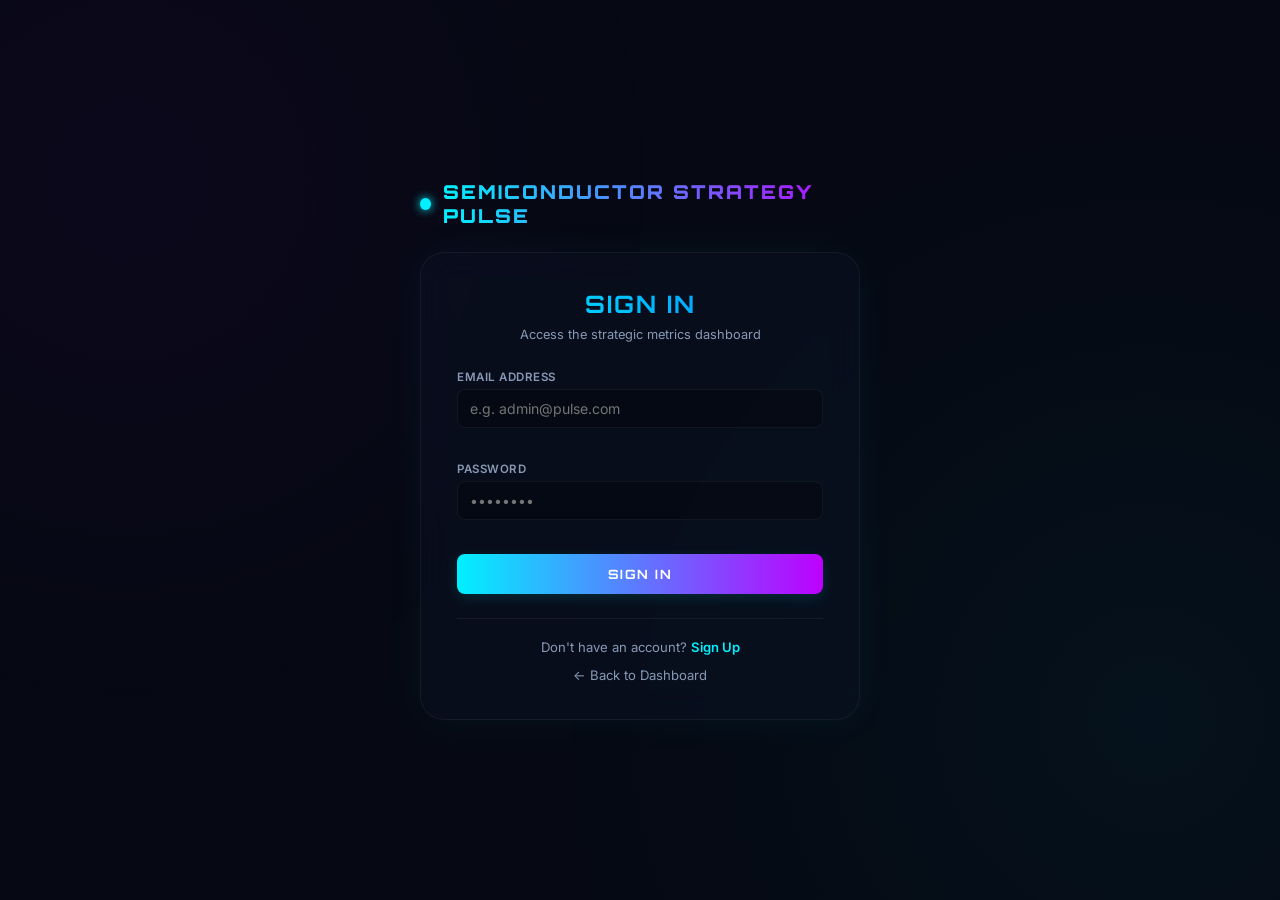
<file: wwwroot/login.html>
<!DOCTYPE html>
<html lang="en">
<head>
    <meta charset="UTF-8">
    <meta name="viewport" content="width=device-width, initial-scale=1.0">
    <title>Sign In - Semiconductor Strategy Pulse</title>
    <link rel="preconnect" href="https://fonts.googleapis.com">
    <link rel="preconnect" href="https://fonts.gstatic.com" crossorigin>
    <link href="https://fonts.googleapis.com/css2?family=Inter:wght@300;400;500;600;700&family=Orbitron:wght@500;700;900&display=swap" rel="stylesheet">
    <link rel="stylesheet" href="style.css">
    <link rel="icon" type="image/svg+xml" href="favicon.svg">
</head>
<body class="auth-page">
    <div class="radial-glow"></div>
    <div class="auth-container-wrapper">
        <div class="auth-logo">
            <span class="brand-pulse-dot"></span>
            <h1>SEMICONDUCTOR STRATEGY PULSE</h1>
        </div>
        
        <div class="auth-card">
            <h2>SIGN IN</h2>
            <p class="auth-subtitle">Access the strategic metrics dashboard</p>
            
            <form id="login-page-form" class="auth-form-standalone">
                <div class="form-group">
                    <label for="login-email">Email Address</label>
                    <input type="email" id="login-email" placeholder="e.g. admin@pulse.com" required>
                </div>
                <div class="form-group">
                    <label for="login-password">Password</label>
                    <input type="password" id="login-password" placeholder="••••••••" required>
                </div>
                
                <button type="submit" class="glow-button">
                    <span>SIGN IN</span>
                </button>
                
                <div id="login-error" class="alert-box error hide"></div>
            </form>
            
            <div class="auth-footer-links">
                <span>Don't have an account? <a href="register.html">Sign Up</a></span>
                <span><a href="/" class="back-link">&larr; Back to Dashboard</a></span>
            </div>
        </div>
    </div>
    
    <script>
        document.getElementById('login-page-form').addEventListener('submit', async (e) => {
            e.preventDefault();
            const email = document.getElementById('login-email').value;
            const password = document.getElementById('login-password').value;
            const errorBox = document.getElementById('login-error');
            errorBox.classList.add('hide');
            
            try {
                const res = await fetch('/api/auth/login', {
                    method: 'POST',
                    headers: { 'Content-Type': 'application/json' },
                    body: JSON.stringify({ email, password })
                });
                
                const data = await res.json();
                if (!res.ok) throw new Error(data.message || 'Invalid credentials');
                
                window.location.href = '/';
            } catch (err) {
                errorBox.textContent = err.message;
                errorBox.classList.remove('hide');
            }
        });
    </script>
</body>
</html>
</file>
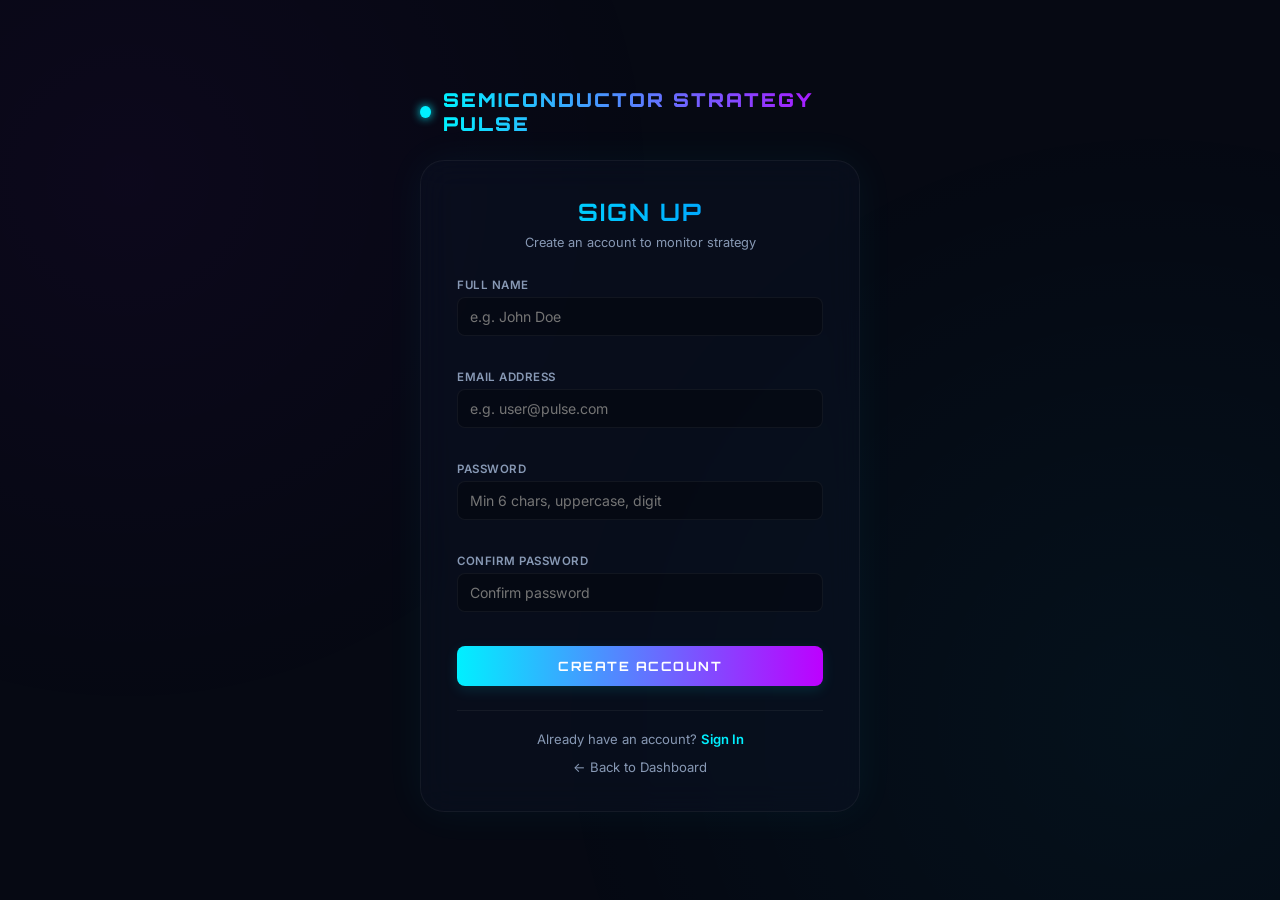
<file: wwwroot/register.html>
<!DOCTYPE html>
<html lang="en">
<head>
    <meta charset="UTF-8">
    <meta name="viewport" content="width=device-width, initial-scale=1.0">
    <title>Sign Up - Semiconductor Strategy Pulse</title>
    <link rel="preconnect" href="https://fonts.googleapis.com">
    <link rel="preconnect" href="https://fonts.gstatic.com" crossorigin>
    <link href="https://fonts.googleapis.com/css2?family=Inter:wght@300;400;500;600;700&family=Orbitron:wght@500;700;900&display=swap" rel="stylesheet">
    <link rel="stylesheet" href="style.css">
    <link rel="icon" type="image/svg+xml" href="favicon.svg">
</head>
<body class="auth-page">
    <div class="radial-glow"></div>
    <div class="auth-container-wrapper">
        <div class="auth-logo">
            <span class="brand-pulse-dot"></span>
            <h1>SEMICONDUCTOR STRATEGY PULSE</h1>
        </div>
        
        <div class="auth-card">
            <h2>SIGN UP</h2>
            <p class="auth-subtitle">Create an account to monitor strategy</p>
            
            <form id="register-page-form" class="auth-form-standalone">
                <div class="form-group">
                    <label for="reg-fullName">Full Name</label>
                    <input type="text" id="reg-fullName" placeholder="e.g. John Doe" required>
                </div>
                <div class="form-group">
                    <label for="reg-email">Email Address</label>
                    <input type="email" id="reg-email" placeholder="e.g. user@pulse.com" required>
                </div>
                <div class="form-group">
                    <label for="reg-password">Password</label>
                    <input type="password" id="reg-password" placeholder="Min 6 chars, uppercase, digit" required>
                </div>
                <div class="form-group">
                    <label for="reg-confirmPassword">Confirm Password</label>
                    <input type="password" id="reg-confirmPassword" placeholder="Confirm password" required>
                </div>
                
                <button type="submit" class="glow-button">
                    <span>CREATE ACCOUNT</span>
                </button>
                
                <div id="register-alert" class="alert-box hide"></div>
            </form>
            
            <div class="auth-footer-links">
                <span>Already have an account? <a href="login.html">Sign In</a></span>
                <span><a href="/" class="back-link">&larr; Back to Dashboard</a></span>
            </div>
        </div>
    </div>
    
    <script>
        document.getElementById('register-page-form').addEventListener('submit', async (e) => {
            e.preventDefault();
            const fullName = document.getElementById('reg-fullName').value;
            const email = document.getElementById('reg-email').value;
            const password = document.getElementById('reg-password').value;
            const confirmPassword = document.getElementById('reg-confirmPassword').value;
            const alertBox = document.getElementById('register-alert');
            
            alertBox.className = 'alert-box hide';
            
            try {
                const res = await fetch('/api/auth/register', {
                    method: 'POST',
                    headers: { 'Content-Type': 'application/json' },
                    body: JSON.stringify({ email, password, confirmPassword, fullName })
                });
                
                const data = await res.json();
                if (!res.ok) throw new Error(data.message || 'Registration failed');
                
                alertBox.textContent = 'Account created successfully! Redirecting to Sign In...';
                alertBox.className = 'alert-box success';
                
                setTimeout(() => {
                    window.location.href = '/login.html';
                }, 1500);
            } catch (err) {
                alertBox.textContent = err.message;
                alertBox.className = 'alert-box error';
            }
        });
    </script>
</body>
</html>
</file>
<file: wwwroot/style.css>
/* 
    1. KHAI BÁO BIẾN THIẾT KẾ (CSS VARIABLES & TOKENS)
*/
:root {
    /* Màu nền đen sâu nhất làm nền chính của trang */
    --bg-darkest: #060913;
    /* Màu nền đen tối phụ cho các khung panel nhỏ */
    --bg-dark: #0a0f1d;
    
    /* Màu nền thẻ trong suốt mờ ảo hiệu ứng Glassmorphism */
    --bg-card: rgba(13, 20, 38, 0.45);
    /* Đường viền mỏng trong suốt để phản chiếu ánh sáng */
    --border-color: rgba(255, 255, 255, 0.05);
    /* Hào quang phát sáng viền nhẹ màu Cyan */
    --border-glow: rgba(0, 240, 255, 0.15);
    
    /* Màu văn bản chính (màu trắng xanh sáng) */
    --text-main: #f0f4ff;
    /* Màu văn bản phụ/ghi chú (màu xanh xám nhạt) */
    --text-muted: #8899b5;
    
    /* Bảng màu Neon tạo điểm nhấn đặc trưng Cyberpunk */
    --accent-cyan: #00f0ff;      /* Màu xanh ngọc (Cyan) - Telemetry */
    --accent-purple: #bd00ff;    /* Màu tím Neon (Purple) - Market Stock */
    --accent-green: #00ff66;     /* Màu xanh lá Neon (Green) - Tăng trưởng/Ổn định */
    --accent-yellow: #ffc400;    /* Màu vàng Neon (Yellow) - Cảnh báo nhẹ */
    --accent-red: #ff0055;       /* Màu đỏ Neon (Red) - Nguy kịch/Giảm sâu */
    --accent-blue: #0088ff;      /* Màu xanh dương - Liên kết/Phụ trợ */
}

/* 
   2. THIẾT LẬP CƠ BẢN (BASE STYLING & BODY ELEMENTS)
*/
body {
    background-color: var(--bg-darkest);                            /* Áp dụng màu nền tối sâu nhất */
    color: var(--text-main);                                        /* Đặt màu chữ mặc định toàn trang */
    font-family: 'Inter', sans-serif;                               /* Sử dụng phông chữ không chân Inter hiện đại */
    min-height: 100vh;                                              /* Đặt chiều cao tối thiểu bằng 100% khung màn hình */
    margin: 0;                                                      /* Xóa khoảng giãn biên mặc định của trình duyệt */
    padding: 0;                                                     /* Xóa khoảng đệm mặc định */
    overflow-x: hidden;                                             /* Ẩn thanh cuộn ngang để tránh layout bị vỡ ngang */
}

/* Lớp phủ hào quang phát sáng nền chìm phía sau (Background Radial Glow) */
.radial-glow {
    position: fixed;                                                /* Ghim cố định ở vị trí nền, không di chuyển khi cuộn trang */
    top: 0;                                                         /* Căn sát lề trên */
    left: 0;                                                        /* Căn sát lề trái */
    width: 100%;                                                    /* Giãn rộng hết màn hình */
    height: 100%;                                                   /* Giãn cao hết màn hình */
    z-index: -1;                                                    /* Đặt nằm sâu nhất dưới tất cả các phần tử khác */
    /* Phối hợp hai vòng tròn chuyển màu mờ để tạo ánh sáng Neon chìm */
    background: radial-gradient(circle at 10% 20%, rgba(189, 0, 255, 0.04) 0%, transparent 40%),
                radial-gradient(circle at 90% 80%, rgba(0, 240, 255, 0.04) 0%, transparent 45%);
    pointer-events: none;                                           /* Cho phép click chuột xuyên qua lớp phủ nền */
}

/* Khung chứa nội dung trung tâm của trang web */
.container {
    max-width: 1440px;                                              /* Chiều rộng tối đa của nội dung là 1440px */
    margin: 0 auto;                                                 /* Căn giữa khung container trên trình duyệt */
    padding: 20px;                                                  /* Khoảng cách đệm viền 20px */
    display: flex;                                                  /* Kích hoạt mô hình Flexbox */
    flex-direction: column;                                         /* Sắp xếp các phần tử con dạng cột dọc */
    gap: 20px;                                                      /* Khoảng cách giữa các hàng con là 20px */
}

/* 
   3. THANH TIÊU ĐỀ TRÊN CÙNG (HEADER & BRAND ELEMENTS)
*/
header {
    background: var(--bg-card);                                     /* Nền gương mờ kính trong suốt */
    backdrop-filter: blur(12px);                                    /* Làm mờ các chi tiết chạy phía sau kính */
    border: 1px solid var(--border-color);                          /* Viền mỏng 1px phản chiếu ánh sáng nhẹ */
    border-radius: 16px;                                            /* Bo tròn 4 góc header 16px */
    padding: 16px 24px;                                             /* Khoảng đệm dọc 16px và ngang 24px */
    display: flex;                                                  /* Kích hoạt Flexbox sắp xếp con ngang */
    justify-content: space-between;                                 /* Dồn hai cụm con sang lề trái và lề phải */
    align-items: center;                                            /* Căn giữa các cụm con theo chiều dọc */
    box-shadow: 0 8px 32px 0 rgba(0, 0, 0, 0.3);                    /* Đổ bóng đen sâu tạo chiều nổi trên trang */
}

/* Cụm logo và tên hệ thống */
.brand {
    display: flex;                                                  /* Xếp chấm tròn và tiêu đề ngang hàng */
    align-items: center;                                            /* Căn giữa trục dọc */
    gap: 12px;                                                      /* Khoảng cách giữa chúng là 12px */
}

/* Chấm tròn nhấp nháy phát sáng Neon đại diện cho nhịp tim */
.brand-pulse-dot {
    width: 12px;                                                    /* Đường kính ngang 12px */
    height: 12px;                                                   /* Đường kính dọc 12px */
    background-color: var(--accent-cyan);                           /* Màu nền xanh Cyan */
    border-radius: 50%;                                             /* Bo tròn tuyệt đối tạo hình tròn */
    box-shadow: 0 0 10px var(--accent-cyan);                        /* Đổ bóng phát sáng xanh ngọc */
    animation: ring-pulse-anim 2s infinite ease-in-out;             /* Liên kết chạy vòng lặp hoạt họa nhịp đập */
}

/* Tiêu đề chính chữ lớn phông chữ công nghiệp Orbitron */
h1 {
    font-family: 'Orbitron', sans-serif;                            /* Áp dụng phông chữ công nghệ cao Orbitron */
    font-size: 1.2rem;                                              /* Kích thước chữ 1.2rem */
    font-weight: 900;                                               /* Độ dày chữ tối đa (Black) */
    letter-spacing: 2px;                                            /* Khoảng cách giữa các chữ cái rộng 2px */
    background: linear-gradient(90deg, var(--accent-cyan), var(--accent-purple)); /* Gradient chữ xanh ngọc sang tím */
    -webkit-background-clip: text;                                  /* Chỉ tô màu nền giới hạn bên trong nét chữ */
    -webkit-text-fill-color: transparent;                           /* Làm trong suốt màu chữ gốc để lộ dải Gradient */
    margin: 0;                                                      /* Xóa lề mặc định */
}

/* Khung hiển thị các trạng thái hệ thống bên phải header */
.system-statuses {
    display: flex;                                                  /* Xếp các trạng thái nằm ngang */
    gap: 24px;                                                      /* Khoảng cách giữa các trạng thái là 24px */
}

.status-item {
    display: flex;                                                  /* Xếp nhãn và badge nằm ngang */
    align-items: center;                                            /* Căn giữa trục dọc */
    gap: 8px;                                                       /* Khoảng cách 8px */
    font-size: 0.8rem;                                              /* Cỡ chữ nhỏ gọn 0.8rem */
}

.status-lbl {
    color: var(--text-muted);                                       /* Đặt chữ màu xanh xám nhạt */
}

/* Huy hiệu hiển thị trạng thái kết nối */
.status-badge {
    padding: 4px 10px;                                              /* Khoảng đệm dọc 4px, ngang 10px */
    border-radius: 20px;                                            /* Bo tròn góc tạo hình viên thuốc */
    font-size: 0.72rem;                                             /* Cỡ chữ siêu nhỏ 0.72rem */
    font-weight: 700;                                               /* Định dạng chữ in đậm */
    text-transform: uppercase;                                      /* Buộc viết hoa hoàn toàn chữ cái */
    letter-spacing: 0.5px;                                          /* Khoảng cách chữ rộng nhẹ */
}

/* Kiểu hiển thị trạng thái: ĐANG KẾT NỐI (Màu vàng nhạt) */
.status-badge.connecting {
    background: rgba(255, 196, 0, 0.1);                             /* Màu nền vàng bán trong suốt */
    color: var(--accent-yellow);                                    /* Màu chữ vàng */
    border: 1px solid rgba(255, 196, 0, 0.2);                       /* Viền vàng mỏng */
}

/* Kiểu hiển thị trạng thái: ĐÃ KẾT NỐI THÀNH CÔNG (Xanh lá cây rực rỡ) */
.status-badge.connected {
    background: rgba(0, 255, 102, 0.1);                             /* Màu nền xanh lá bán trong suốt */
    color: var(--accent-green);                                     /* Màu chữ xanh lá */
    border: 1px solid rgba(0, 255, 102, 0.2);                       /* Viền xanh lá mỏng */
    box-shadow: 0 0 8px rgba(0, 255, 102, 0.15);                    /* Đổ bóng phát sáng xanh lá */
}

/* Kiểu hiển thị trạng thái: MẤT KẾT NỐI / LỖI (Đỏ Neon) */
.status-badge.disconnected {
    background: rgba(255, 0, 85, 0.1);                              /* Màu nền đỏ bán trong suốt */
    color: var(--accent-red);                                       /* Màu chữ đỏ */
    border: 1px solid rgba(255, 0, 85, 0.2);                        /* Viền đỏ mỏng */
}

/*
   4. BỐ CỤC KHUNG DASHBOARD (DASHBOARD GRID/FLEX LAYOUT)
*/

/* Khung bao layout ngoài cùng sắp xếp dọc */
.dashboard-layout {
    display: flex;                                                  /* Kích hoạt Flexbox */
    flex-direction: column;                                         /* Sắp xếp nội dung theo hàng từ trên xuống */
    gap: 24px;                                                      /* Khoảng giãn cách các hàng là 24px */
    width: 100%;                                                    /* Chiều rộng chiếm trọn 100% container */
}

/* Hàng trên cùng: Chứa các bộ lưới Metrics đo lường rộng 100% màn hình */
.top-row {
    display: flex;                                                  /* Kích hoạt Flexbox */
    flex-direction: column;                                         /* Xếp chồng dọc các phần panel metric */
    gap: 24px;                                                      /* Khoảng giãn cách giữa các panel */
    width: 100%;                                                    /* Rộng tối đa */
}

/* Hàng phía dưới: Chia tách thành 2 cột ngồi song song (Split Columns) */
.bottom-split-row {
    display: flex;                                                  /* Kích hoạt Flexbox sắp xếp ngang */
    gap: 24px;                                                      /* Khoảng giãn ngang giữa 2 cột là 24px */
    align-items: flex-start;                                        /* Căn đỉnh đầu 2 cột ngang nhau */
    width: 100%;                                                    /* Giãn rộng 100% */
}

/* Cột dưới bên trái: Chứa biểu đồ và sóng nhịp tim (Chiếm trọn phần chiều rộng còn lại) */
.bottom-left-column {
    flex: 1;                                                        /* Tỉ lệ giãn rộng linh hoạt tối đa (flex-grow: 1) */
    display: flex;                                                  /* Khai báo Flexbox sắp xếp dọc các con */
    flex-direction: column;
    gap: 24px;
    min-width: 0;                                                   /* Đảm bảo flex con không phình rộng vỡ bố cục */
}

/* Cột dưới bên phải: Bộ simulator nhập dữ liệu và nhật ký log (Độ rộng cố định 380px) */
.bottom-right-column {
    width: 380px;                                                   /* Chiều rộng cố định 380 pixel */
    display: flex;                                                  /* Khai báo Flexbox sắp xếp dọc các con */
    flex-direction: column;
    gap: 24px;
    flex-shrink: 0;                                                 /* Cấm co nhỏ hơn kích thước 380px trên màn hình rộng */
}

/* Thiết lập thích ứng màn hình (Responsive) cho Viewport từ 1100px trở xuống */
@media (max-width: 1100px) {
    .bottom-split-row {
        flex-direction: column;                                     /* Chuyển 2 cột song song thành xếp chồng dọc */
    }
    .bottom-right-column {
        width: 100%;                                                /* Cột phải giãn rộng tối đa 100% màn hình */
    }
}

/* Khung nền thiết kế kính mờ chẩn đoán (Glassmorphic Panels) */
.metrics-panel, .chart-panel, .control-panel, .console-panel {
    background: var(--bg-card);                                     /* Màu nền thẻ gương mờ */
    backdrop-filter: blur(16px);                                    /* Làm nhòe các phần tử nền phía dưới kính */
    border: 1px solid var(--border-color);                          /* Viền phản quang kính mỏng */
    border-radius: 20px;                                            /* Bo góc mềm mại 20px */
    padding: 20px;                                                  /* Khoảng trống đệm bên trong thẻ là 20px */
    box-shadow: 0 12px 32px 0 rgba(0, 0, 0, 0.3);                    /* Đổ bóng tối tăng độ sâu 3D */
}

/* Phần header bên trong mỗi Panel */
.panel-header {
    border-bottom: 1px solid var(--border-color);                  /* Nét kẻ gạch dưới mỏng phân chia */
    padding-bottom: 10px;                                           /* Khoảng cách đệm dưới 10px */
    margin-bottom: 18px;                                            /* Khoảng cách với nội dung phía dưới là 18px */
    display: flex;                                                  /* Căn ngang nội dung */
    justify-content: space-between;                                 /* Dồn tiêu đề sang trái, nhãn phụ sang phải */
    align-items: center;                                            /* Căn dọc */
}

/* Tiêu đề in đậm phông Orbitron màu Cyan sáng của Panel */
.panel-header h2 {
    font-size: 0.95rem;                                             /* Kích thước chữ tiêu đề */
    font-weight: 700;                                               /* Độ đậm chữ */
    letter-spacing: 1.5px;                                          /* Khoảng cách ký tự rộng 1.5px */
    margin: 0;                                                      /* Xóa margin mặc định */
    text-transform: uppercase;                                      /* In hoa toàn bộ tiêu đề */
    color: var(--accent-cyan);                                      /* Đặt màu chữ xanh Cyan */
    font-family: 'Orbitron', sans-serif;                            /* Định dạng phông chữ công nghệ */
}

/* Dấu nhấp nháy chỉ báo luồng đang trực tuyến (Live Feed) */
.status-live-dot {
    font-size: 0.72rem;                                             /* Chữ siêu nhỏ */
    color: var(--accent-green);                                     /* Chữ màu xanh lá */
    font-weight: 700;                                               /* Chữ đậm */
    text-transform: uppercase;                                      /* Viết hoa */
    display: flex;                                                  /* Căn ngang */
    align-items: center;                                            /* Căn dọc */
    gap: 6px;                                                       /* Cách chấm tròn 6px */
}

/* Vẽ chấm tròn phát sáng xanh lá cây đứng trước nhãn */
.status-live-dot::before {
    content: '';                                                    /* Phần tử giả không có chữ */
    display: inline-block;                                          /* Định dạng khối nội dòng */
    width: 6px;                                                     /* Đường kính 6px */
    height: 6px;                                                    /* Đường kính 6px */
    background-color: var(--accent-green);                           /* Màu nền xanh lá */
    border-radius: 50%;                                             /* Tròn tuyệt đối */
    box-shadow: 0 0 6px var(--accent-green);                        /* Hào quang phát sáng xanh lá */
}

/*
   5. HỆ THỐNG PHÂN BỐ LƯỚI THẺ SỐ LIỆU (GRIDS FOR METRIC CARDS)
*/

/* Lưới hiển thị Telemetry chiến lược: chia đều 4 cột ngang ở màn hình desktop rộng */
.telemetry-grid {
    display: grid;                                                  /* Kích hoạt CSS Grid */
    grid-template-columns: repeat(4, 1fr);                          /* Tạo 4 cột có độ rộng bằng nhau (1fr) */
    gap: 16px;                                                      /* Khoảng giãn cách giữa các ô lưới là 16px */
}

/* Lưới hiển thị Ticker cổ phiếu bán dẫn: chia đều 3 cột ngang */
.tickers-grid {
    display: grid;                                                  /* Kích hoạt CSS Grid */
    grid-template-columns: repeat(3, 1fr);                          /* Tạo 3 cột bằng nhau */
    gap: 16px;                                                      /* Khoảng giãn cách giữa các ô lưới */
}

/* Điều chỉnh lưới cho các màn hình có độ rộng từ 1200px trở xuống */
@media (max-width: 1200px) {
    .telemetry-grid {
        grid-template-columns: repeat(2, 1fr);                      /* Thu lại thành lưới 2 hàng x 2 cột (2x2) */
    }
}

/* Điều chỉnh lưới cho thiết bị màn hình di động nhỏ (dưới 768px) */
@media (max-width: 768px) {
    .telemetry-grid {
        grid-template-columns: 1fr;                                 /* Chuyển thành xếp dọc 1 cột duy nhất */
    }
    .tickers-grid {
        grid-template-columns: 1fr;                                 /* Chuyển thành xếp dọc 1 cột duy nhất */
    }
}

/*
   6. CHI TIẾT THẺ SỐ LIỆU (KPI METRIC CARD GLASSMORPHISM)
*/
.metric-card {
    background: rgba(255, 255, 255, 0.012);                         /* Nền gương đen siêu mờ nhạt */
    border: 1px solid var(--border-color);                          /* Viền phản chiếu mỏng */
    border-radius: 16px;                                            /* Bo góc thẻ card */
    padding: 16px;                                                  /* Đệm trong thẻ 16px */
    display: flex;                                                  /* Khai báo Flexbox sắp xếp nội dung dọc */
    flex-direction: column;
    gap: 8px;                                                       /* Khoảng giãn dọc các dòng */
    position: relative;                                             /* Xác lập điểm gốc tọa độ cho các phần tử con tuyệt đối */
    overflow: hidden;                                               /* Cắt các chi tiết lồi ra ngoài thẻ card */
    transition: transform 0.2s ease, border-color 0.2s ease, box-shadow 0.2s ease; /* Chuyển động mượt mà khi hover */
}

/* Hiệu ứng nhấc nhẹ thẻ và phát sáng viền Cyan khi rê chuột qua */
.metric-card:hover {
    transform: translateY(-2px);                                    /* Nhấc nhẹ thẻ lên trên 2px */
    border-color: rgba(0, 240, 255, 0.2);                           /* Tăng độ sáng viền xanh ngọc */
    box-shadow: 0 8px 24px rgba(0, 240, 255, 0.06);                  /* Đổ bóng phát sáng mờ ảo */
}

/* Phông phản sáng chìm chạy góc trên bên phải thẻ */
.card-glow {
    position: absolute;                                             /* Định vị tuyệt đối */
    top: 0;                                                         /* Căn đỉnh */
    left: 0;                                                        /* Căn trái */
    width: 100%;                                                    /* Phủ rộng */
    height: 100%;                                                   /* Phủ cao */
    /* Tạo chùm sáng tròn chuyển mờ Cyan */
    background: radial-gradient(circle at 100% 0%, rgba(0, 240, 255, 0.05) 0%, transparent 50%);
    pointer-events: none;                                           /* Tránh cản trở chuột bấm */
}

/* Bóng phản sáng tím Neon cho riêng các thẻ báo giá cổ phiếu */
.stock-card .card-glow {
    background: radial-gradient(circle at 100% 0%, rgba(189, 0, 255, 0.05) 0%, transparent 50%);
}

.card-header {
    display: flex;                                                  /* Căn ngang */
    justify-content: space-between;                                 /* Dồn tag sang trái, status sang phải */
    align-items: center;                                            /* Căn dọc */
}

/* Nhãn danh mục chỉ số */
.category-tag {
    font-size: 0.65rem;                                             /* Chữ siêu nhỏ */
    text-transform: uppercase;                                      /* In hoa */
    font-weight: 700;                                               /* In đậm */
    padding: 3px 6px;                                               /* Đệm dọc 3px, ngang 6px */
    border-radius: 4px;                                             /* Bo tròn nhẹ góc tag */
    letter-spacing: 0.5px;                                          /* Khoảng giãn chữ */
}

/* Màu nền & Chữ của các tag phân loại chỉ số */
.category-tag.supply { background: rgba(0, 240, 255, 0.1); color: var(--accent-cyan); }        /* Chuỗi cung ứng (Xanh Cyan) */
.category-tag.capacity { background: rgba(0, 255, 102, 0.1); color: var(--accent-green); }     /* Năng lực sản xuất (Xanh lá) */
.category-tag.financial { background: rgba(255, 196, 0, 0.1); color: var(--accent-yellow); }   /* Tài chính (Vàng) */
.category-tag.stock { background: rgba(189, 0, 255, 0.1); color: var(--accent-purple); }       /* Cổ phiếu (Tím) */

/* Phân loại thẻ trạng thái số liệu */
.status-tag {
    font-size: 0.72rem;
    font-weight: 700;
    letter-spacing: 0.5px;
}

.status-tag.growing { color: var(--accent-cyan); }                  /* Tăng trưởng */
.status-tag.stable { color: var(--accent-green); }                  /* Ổn định */
.status-tag.declining { color: var(--accent-yellow); }              /* Suy giảm */
.status-tag.critical { color: var(--accent-red); }                  /* Nguy cấp */

h3 {
    font-size: 0.88rem;
    font-weight: 500;
    color: var(--text-main);
    margin: 0;
}

.key-lbl {
    font-size: 0.72rem;
    color: var(--text-muted);
}

/* Khung chứa số liệu lớn trung tâm */
.main-val {
    display: flex;                                                  /* Căn ngang */
    align-items: baseline;                                          /* Căn chân các chữ cái đều nhau */
    gap: 4px;                                                       /* Khoảng cách giữa giá trị và đơn vị */
    margin: 4px 0;                                                  /* Khoảng giãn dọc */
}

/* Định dạng ký tự ký hiệu tiền tệ $ */
.main-val .currency {
    font-size: 1.1rem;
    color: var(--text-muted);
    font-family: 'Orbitron', sans-serif;
}

/* Trị số đo lường chính hiển thị bằng phông chữ công nghệ Orbitron lớn phát sáng */
.main-val .value {
    font-family: 'Orbitron', sans-serif;
    font-size: 1.75rem;
    font-weight: 700;
    color: #fff;
}

.main-val .unit {
    font-size: 0.78rem;
    color: var(--text-muted);
}

.card-footer {
    display: flex;                                                  /* Căn ngang */
    justify-content: space-between;                                 /* Đẩy tỉ lệ thay đổi sang trái, SD/N sang phải */
    align-items: center;                                            /* Căn dọc */
    border-top: 1px solid rgba(255, 255, 255, 0.03);                /* Đường gạch ngang cực nhạt phía trên */
    padding-top: 10px;                                              /* Khoảng đệm trên gạch ngang */
    margin-top: auto;                                               /* Buộc footer luôn nằm sát đáy card */
    font-size: 0.75rem;
}

.change-rate {
    font-weight: 700;
}

/* Định dạng màu sắc tỷ số thay đổi */
.change-rate.positive { color: var(--accent-green); }               /* Tỷ lệ tăng (Xanh lá) */
.change-rate.negative { color: var(--accent-red); }                 /* Tỷ lệ giảm (Đỏ) */
.change-rate.neutral { color: var(--text-muted); }                  /* Tỷ lệ đứng im (Xám) */

.stats-box {
    display: flex;
    gap: 8px;
    color: var(--text-muted);
}

.stats-box strong {
    color: var(--text-main);
}

/* 
   7. HOẠT HỌA CHỚP VIỀN KHI CẬP NHẬT DỮ LIỆU (CARD FLASH ANIMATIONS)
*/
.metric-card.flash-up {
    animation: flash-green-kpi 0.8s ease;                           /* Gọi hiệu ứng nhấp nháy xanh lá trong 0.8 giây */
}

.metric-card.flash-down {
    animation: flash-red-kpi 0.8s ease;                             /* Gọi hiệu ứng nhấp nháy đỏ trong 0.8 giây */
}

/* =================================================================================
   8. KHUNG CHỨA TRỰC QUAN HÓA (CHARTS & HEARTBEAT WAVE BOX)
   ================================================================================= */
.chart-container {
    height: 320px;                                                  /* Chiều cao của biểu đồ Chart.js */
    width: 100%;                                                    /* Chiếm trọn 100% chiều rộng cột */
    margin-bottom: 12px;                                            /* Khoảng giãn dưới */
}

/* Khung hộp chứa biểu đồ sóng nhịp tim EKG */
.wave-box {
    height: 60px;                                                   /* Chiều cao hộp sóng là 60px */
    background: rgba(0, 0, 0, 0.15);                                /* Màu nền đen mờ mỏng */
    border: 1px solid var(--border-color);                          /* Viền phản chiếu mỏng */
    border-radius: 12px;                                            /* Bo góc hộp sóng */
    position: relative;                                             /* Xác lập điểm neo */
    overflow: hidden;                                               /* Cắt các chi tiết lồi ra ngoài hộp */
}

#pulse-wave {
    width: 100%;
    height: 100%;
    display: block;                                                 /* Định dạng hiển thị dạng block tránh lỗi khoảng trống inline */
}

/* 
   9. BỘ NHẬP LIỆU & BIỂU MẪU GIẢ LẬP (INPUTS, FORMS & GLOW BUTTONS)
*/
.form-wrapper {
    background: rgba(255, 255, 255, 0.01);                          /* Nền mờ cực mỏng */
    border: 1px solid var(--border-color);                          /* Viền kính mỏng */
    border-radius: 16px;                                            Bo góc hộp nhập liệu */
    padding: 18px;                                                  Khoảng đệm trong */
}

.form-group {
    margin-bottom: 14px;                                            /* Khoảng cách giữa các ô nhập là 14px */
    display: flex;
    flex-direction: column;                                         /* Nhãn bên trên, ô nhập bên dưới */
    gap: 5px;                                                       /* Cách nhau 5px */
}

label {
    font-size: 0.72rem;
    font-weight: 600;
    color: var(--text-muted);
    text-transform: uppercase;
    letter-spacing: 0.5px;
}

/* Ô chọn dropdown và ô nhập số liệu dạng khối hộp tối */
select, input {
    background: rgba(0, 0, 0, 0.25);                                /* Nền đen mờ mỏng */
    border: 1px solid var(--border-color);                          /* Viền mỏng */
    border-radius: 8px;                                             /* Bo góc nhẹ */
    padding: 10px 12px;                                             /* Đệm trong ô */
    font-family: inherit;                                           /* Kế thừa phông chữ từ trang */
    color: #fff;                                                    /* Màu chữ nhập vào là trắng */
    font-size: 0.88rem;                                             /* Cỡ chữ */
    outline: none;                                                  /* Khử viền xanh mặc định của trình duyệt */
    transition: border-color 0.2s, box-shadow 0.2s;                 /* Chuyển động mượt khi focus */
}

/* Hiệu ứng phát sáng viền Cyan khi người dùng click nhập liệu */
select:focus, input:focus {
    border-color: var(--accent-cyan);                               /* Đổi màu viền sang xanh Cyan */
    box-shadow: 0 0 8px rgba(0, 240, 255, 0.15);                    /* Đổ bóng phát sáng mờ quanh ô */
}

.input-container {
    position: relative;
    display: flex;
    align-items: center;
}

.input-container input {
    width: 100%;
    padding-right: 70px;                                            /* Dành khoảng trống hiển thị đơn vị bên phải */
}

/* Nhãn hiển thị đơn vị gắn trong ô nhập */
.input-unit {
    position: absolute;                                             /* Định vị tuyệt đối đè lên input */
    right: 12px;                                                    /* Cách lề phải ô nhập 12px */
    font-size: 0.78rem;
    color: var(--text-muted);
}

/* Hộp trạng thái bảo mật của bộ giả lập */
.auth-box {
    background: rgba(0, 0, 0, 0.15);                                /* Nền tối */
    border: 1px solid var(--border-color);
    border-radius: 8px;
    padding: 12px;
    margin-bottom: 14px;
}

/* Tiêu đề thanh trạng thái an ninh bảo mật */
.auth-hdr {
    display: flex;                                                  /* Căn ngang */
    justify-content: space-between;                                 /* Đẩy tiêu đề trái, badge phải */
    font-size: 0.68rem;
    font-weight: 700;
    color: var(--accent-purple);                                    /* Màu chữ tím Neon */
    margin-bottom: 8px;
}

.secure-badge {
    color: var(--accent-green);                                     /* Huy hiệu hợp lệ màu xanh lá */
}

/* Nút nhấn lớn phát sáng chuyển Gradient (POST TELEMETRY POINT) */
.glow-button {
    width: 100%;                                                    /* Giãn rộng hết cỡ biểu mẫu */
    background: linear-gradient(90deg, var(--accent-cyan), var(--accent-purple)); /* Gradient chuyển màu Cyan -> Tím */
    border: none;                                                   /* Xóa viền nút mặc định */
    border-radius: 8px;                                             /* Bo góc nút */
    padding: 12px;                                                  /* Đệm trong nút rộng rãi */
    color: #fff;                                                    /* Chữ màu trắng */
    font-family: 'Orbitron', sans-serif;                            /* Phông chữ công nghệ */
    font-size: 0.8rem;
    font-weight: 700;                                               /* In đậm */
    letter-spacing: 1.5px;                                          /* Khoảng giãn chữ rộng */
    cursor: pointer;                                                /* Biến trỏ chuột thành hình bàn tay */
    box-shadow: 0 4px 14px rgba(0, 240, 255, 0.12);                 /* Đổ bóng Neon nhẹ mặc định */
    transition: box-shadow 0.2s ease, transform 0.1s ease;          /* Chuyển động nhấn mượt */
}

/* Tăng cường bóng phát quang rực rỡ khi di chuột qua nút */
.glow-button:hover {
    box-shadow: 0 4px 20px rgba(0, 240, 255, 0.25);
}

/* Thu nhỏ nhẹ nút tạo phản hồi bấm khi click */
.glow-button:active {
    transform: scale(0.98);
}

/* Hộp thoại thông báo nổi trạng thái gửi */
.alert-box {
    margin-top: 12px;
    padding: 8px 12px;
    border-radius: 8px;
    font-size: 0.78rem;
}

/* Trạng thái gửi thành công (Xanh lá mờ viền sáng) */
.alert-box.success {
    background: rgba(0, 255, 102, 0.08);
    color: var(--accent-green);
    border: 1px solid rgba(0, 255, 102, 0.15);
}

/* Trạng thái gửi thất bại / lỗi (Đỏ mờ) */
.alert-box.error {
    background: rgba(255, 0, 85, 0.08);
    color: var(--accent-red);
    border: 1px solid rgba(255, 0, 85, 0.15);
}

.alert-box.hide {
    display: none;                                                  /* Ẩn hoàn toàn thẻ khỏi màn hình */
}

/*
   10. KHUNG NHẬT KÝ CHẨN ĐOÁN (DIAGNOSTIC CONSOLE TERMINAL)
*/
.console-panel {
    display: flex;
    flex-direction: column;
}

.btn-text {
    background: none;                                               /* Khử nền nút */
    border: none;                                                   /* Khử viền nút */
    color: var(--text-muted);                                       /* Chữ màu xám xanh mờ */
    font-size: 0.75rem;
    cursor: pointer;
    font-family: 'Courier New', Courier, monospace;
}

.btn-text:hover {
    color: var(--accent-cyan);                                      /* Đổi chữ sang Cyan khi hover */
}

/* Khung chứa các dòng log chẩn đoán dạng Terminal tối */
.console-body {
    background: rgba(0, 0, 0, 0.35);                                /* Nền đen sẫm che phủ */
    border: 1px solid var(--border-color);                          /* Viền */
    border-radius: 16px;
    padding: 14px;
    overflow-y: auto;                                               /* Hiện thanh cuộn đứng khi log tràn khung */
    display: flex;
    flex-direction: column;
    gap: 6px;
    height: 236px;                                                  /* Chiều cao cố định 236px */
    font-family: 'Courier New', Courier, monospace;                 /* Phông chữ lập trình đặc trưng */
    font-size: 0.75rem;
}

.log-line {
    color: var(--text-main);
    word-break: break-all;                                          /* Tự bẻ dòng nếu chuỗi quá dài tránh tràn ngang */
}

/* Định nghĩa bảng màu trực quan cho các dòng thông báo chẩn đoán */
.log-line.system { color: var(--accent-purple); }                  /* Chỉ thị hệ thống (Màu Tím) */
.log-line.incoming { color: var(--accent-cyan); }                  /* Gói dữ liệu đến (Màu Cyan) */
.log-line.success { color: var(--accent-green); }                  /* Xử lý thành công (Xanh lá) */
.log-line.error { color: var(--accent-red); }                      /* Báo động lỗi (Đỏ) */

/*
   11. HOẠT HỌA HIỆU ỨNG (ANIMATION KEYFRAMES)
*/

/* Vòng tròn lan tỏa phát quang thở Neon của logo */
@keyframes ring-pulse-anim {
    0% {
        box-shadow: 0 0 0 0 rgba(0, 240, 255, 0.6), 0 0 0 0 rgba(0, 240, 255, 0.3);
    }
    70% {
        box-shadow: 0 0 0 6px rgba(0, 240, 255, 0), 0 0 0 12px rgba(0, 240, 255, 0);
    }
    100% {
        box-shadow: 0 0 0 0 rgba(0, 240, 255, 0), 0 0 0 0 rgba(0, 240, 255, 0);
    }
}

/* Hiệu ứng chớp Neon xanh khi cập nhật tăng chỉ số (vẽ hào quang rồi mờ dần) */
@keyframes flash-green-kpi {
    0% {
        background: rgba(0, 255, 102, 0.1);
        border-color: var(--accent-green);
        box-shadow: 0 0 12px rgba(0, 255, 102, 0.15);
    }
    100% {
        background: rgba(255, 255, 255, 0.012);
        border-color: var(--border-color);
        box-shadow: none;
    }
}

/* Hiệu ứng chớp Neon đỏ khi cập nhật giảm chỉ số */
@keyframes flash-red-kpi {
    0% {
        background: rgba(255, 0, 85, 0.1);
        border-color: var(--accent-red);
        box-shadow: 0 0 12px rgba(255, 0, 85, 0.15);
    }
    100% {
        background: rgba(255, 255, 255, 0.012);
        border-color: var(--border-color);
        box-shadow: none;
    }
}

/* 
   12. QUẢN LÝ GIAO DIỆN TÀI KHOẢN & POPUP MODAL ĐĂNG NHẬP
*/
.header-right {
    display: flex;
    align-items: center;
    gap: 24px;
}

.user-profile-nav {
    display: flex;
    align-items: center;
    gap: 12px;
}

/* Nút bấm nhỏ góc trên bên phải header */
.btn-glow-small {
    background: linear-gradient(90deg, var(--accent-cyan), var(--accent-blue));
    border: none;
    border-radius: 6px;
    padding: 6px 14px;
    color: #fff;
    font-family: 'Orbitron', sans-serif;
    font-size: 0.72rem;
    font-weight: 700;
    cursor: pointer;
    text-transform: uppercase;
    letter-spacing: 1px;
    box-shadow: 0 0 10px rgba(0, 240, 255, 0.15);
    transition: all 0.2s ease;
}

.btn-glow-small:hover {
    box-shadow: 0 0 15px rgba(0, 240, 255, 0.35);
    transform: translateY(-1px);
}

/* Nút viền tím mờ dạng Outline */
.btn-glow-small.outline {
    background: transparent;
    border: 1px solid var(--accent-purple);
    color: var(--accent-purple);
    box-shadow: none;
}

.btn-glow-small.outline:hover {
    background: rgba(189, 0, 255, 0.1);
    box-shadow: 0 0 12px rgba(189, 0, 255, 0.25);
    color: #fff;
}

/* Huy hiệu hiển thị tài khoản đã đăng nhập */
.user-badge {
    background: rgba(255, 255, 255, 0.03);
    border: 1px solid var(--border-color);
    padding: 6px 12px;
    border-radius: 8px;
    font-size: 0.8rem;
    display: flex;
    align-items: center;
    gap: 8px;
}

.user-name {
    font-weight: 600;
    color: var(--text-main);
}

/* Nhãn biểu thị vai trò tài khoản (Role Tag) */
.user-role-tag {
    font-size: 0.65rem;
    text-transform: uppercase;
    font-weight: 800;
    padding: 2px 6px;
    border-radius: 4px;
    letter-spacing: 0.5px;
}

/* Màu sắc nhãn vai trò phân cấp an ninh */
.user-role-tag.admin { background: rgba(255, 0, 85, 0.15); color: var(--accent-red); border: 1px solid rgba(255, 0, 85, 0.25); }         /* Admin (Đỏ) */
.user-role-tag.iotdevice { background: rgba(0, 255, 102, 0.15); color: var(--accent-green); border: 1px solid rgba(0, 255, 102, 0.25); } /* IoT Device (Xanh lá) */
.user-role-tag.user { background: rgba(0, 240, 255, 0.15); color: var(--accent-cyan); border: 1px solid rgba(0, 240, 255, 0.25); }       /* User (Cyan) */

/* Nút bấm Đăng xuất */
.btn-signout {
    background: transparent;
    border: 1px solid rgba(255, 255, 255, 0.1);
    color: var(--text-muted);
    font-family: inherit;
    font-size: 0.72rem;
    padding: 6px 10px;
    border-radius: 6px;
    cursor: pointer;
    transition: all 0.2s;
}

.btn-signout:hover {
    border-color: var(--accent-red);
    color: var(--accent-red);
    box-shadow: 0 0 10px rgba(255, 0, 85, 0.1);
}

/* Lớp phủ làm mờ toàn màn hình của Popup Modal */
.modal-overlay {
    position: fixed;
    top: 0;
    left: 0;
    width: 100vw;
    height: 100vh;
    background: rgba(4, 6, 12, 0.75);
    backdrop-filter: blur(8px);                                      /* Làm nhòe toàn bộ giao diện web dưới lớp phủ */
    z-index: 1000;
    display: flex;
    justify-content: center;
    align-items: center;
    opacity: 1;
    transition: opacity 0.3s ease;
}

.modal-overlay.hide {
    display: none !important;
    opacity: 0;
    pointer-events: none;
}

/* Hộp Modal chứa Form đăng nhập */
.modal-container {
    background: rgba(10, 15, 29, 0.85);
    border: 1px solid var(--border-color);
    box-shadow: 0 0 40px rgba(0, 240, 255, 0.08), inset 0 0 20px rgba(255, 255, 255, 0.02);
    border-radius: 24px;
    width: 420px;
    max-width: 90%;
    padding: 32px;
    position: relative;
    transform: translateY(0);
    transition: transform 0.3s ease;
    animation: modal-slide-down 0.3s cubic-bezier(0.16, 1, 0.3, 1);  /* Hiệu ứng trượt nhẹ từ trên xuống khi xuất hiện */
}

.modal-overlay.hide .modal-container {
    transform: translateY(-20px);
}

/* Hoạt họa trượt hộp thoại từ trên xuống */
@keyframes modal-slide-down {
    from {
        transform: translateY(-30px);
        opacity: 0;
    }
    to {
        transform: translateY(0);
        opacity: 1;
    }
}

/* Nút chéo X đóng cửa sổ */
.modal-close {
    position: absolute;
    top: 20px;
    right: 24px;
    font-size: 1.5rem;
    color: var(--text-muted);
    cursor: pointer;
    transition: color 0.2s;
}

.modal-close:hover {
    color: var(--accent-cyan);
}

/* Thanh Tab Đăng Nhập / Đăng Ký trong modal */
.auth-tabs {
    display: flex;
    border-bottom: 1px solid var(--border-color);
    margin-bottom: 24px;
    gap: 16px;
}

.auth-tab-btn {
    background: none;
    border: none;
    color: var(--text-muted);
    font-family: 'Orbitron', sans-serif;
    font-size: 0.9rem;
    font-weight: 700;
    padding: 10px 0;
    cursor: pointer;
    position: relative;
    letter-spacing: 1px;
    transition: color 0.2s;
}

.auth-tab-btn:hover {
    color: #fff;
}

/* Tab hoạt động: chữ Cyan và có gạch chân Gradient phát sáng */
.auth-tab-btn.active {
    color: var(--accent-cyan);
}

.auth-tab-btn.active::after {
    content: '';
    position: absolute;
    bottom: -1px;
    left: 0;
    width: 100%;
    height: 2px;
    background: linear-gradient(90deg, var(--accent-cyan), var(--accent-purple));
    box-shadow: 0 0 8px var(--accent-cyan);
}

.auth-form {
    display: flex;
    flex-direction: column;
    gap: 16px;
}

.auth-form.hide {
    display: none;
}

.simulator-auth-msg {
    font-size: 0.78rem;
    color: var(--text-muted);
    line-height: 1.4;
    padding-top: 4px;
}

.simulator-auth-msg.success {
    color: var(--accent-green);
}

.secure-badge.error {
    background: rgba(255, 0, 85, 0.1) !important;
    color: var(--accent-red) !important;
    border: 1px solid rgba(255, 0, 85, 0.2) !important;
}

/*
   13. TRANG ĐĂNG NHẬP / ĐĂNG KÝ ĐỘC LẬP (STANDALONE AUTH PAGES)
*/
.auth-page {
    display: flex;
    justify-content: center;
    align-items: center;
    min-height: 100vh;
    background-color: var(--bg-darkest);
}

.auth-container-wrapper {
    display: flex;
    flex-direction: column;
    align-items: center;
    gap: 24px;
    width: 100%;
    max-width: 440px;
    padding: 20px;
    z-index: 10;
}

.auth-logo {
    display: flex;
    align-items: center;
    gap: 12px;
}

/* Khung card nhập đăng nhập độc lập hiệu ứng kính mờ Neon */
.auth-card {
    background: var(--bg-card);
    backdrop-filter: blur(16px);
    border: 1px solid var(--border-color);
    box-shadow: 0 0 40px rgba(0, 240, 255, 0.05), inset 0 0 20px rgba(255, 255, 255, 0.01);
    border-radius: 24px;
    width: 100%;
    padding: 36px;
    box-sizing: border-box;
}

.auth-card h2 {
    font-family: 'Orbitron', sans-serif;
    font-size: 1.5rem;
    font-weight: 700;
    letter-spacing: 2px;
    background: linear-gradient(90deg, var(--accent-cyan), var(--accent-blue));
    -webkit-background-clip: text;
    -webkit-text-fill-color: transparent;
    margin: 0 0 8px 0;
    text-align: center;
}

.auth-subtitle {
    font-size: 0.8rem;
    color: var(--text-muted);
    text-align: center;
    margin: 0 0 28px 0;
}

.auth-form-standalone {
    display: flex;
    flex-direction: column;
    gap: 20px;
}

.auth-footer-links {
    margin-top: 24px;
    display: flex;
    flex-direction: column;
    align-items: center;
    gap: 12px;
    font-size: 0.82rem;
    color: var(--text-muted);
    border-top: 1px solid var(--border-color);
    padding-top: 20px;
}

.auth-footer-links a {
    color: var(--accent-cyan);
    text-decoration: none;
    font-weight: 600;
    transition: color 0.2s;
}

.auth-footer-links a:hover {
    color: var(--accent-blue);
    text-decoration: underline;
}

.auth-footer-links .back-link {
    color: var(--text-muted);
    font-weight: 400;
}

.auth-footer-links .back-link:hover {
    color: #fff;
    text-decoration: none;
}
</file>
